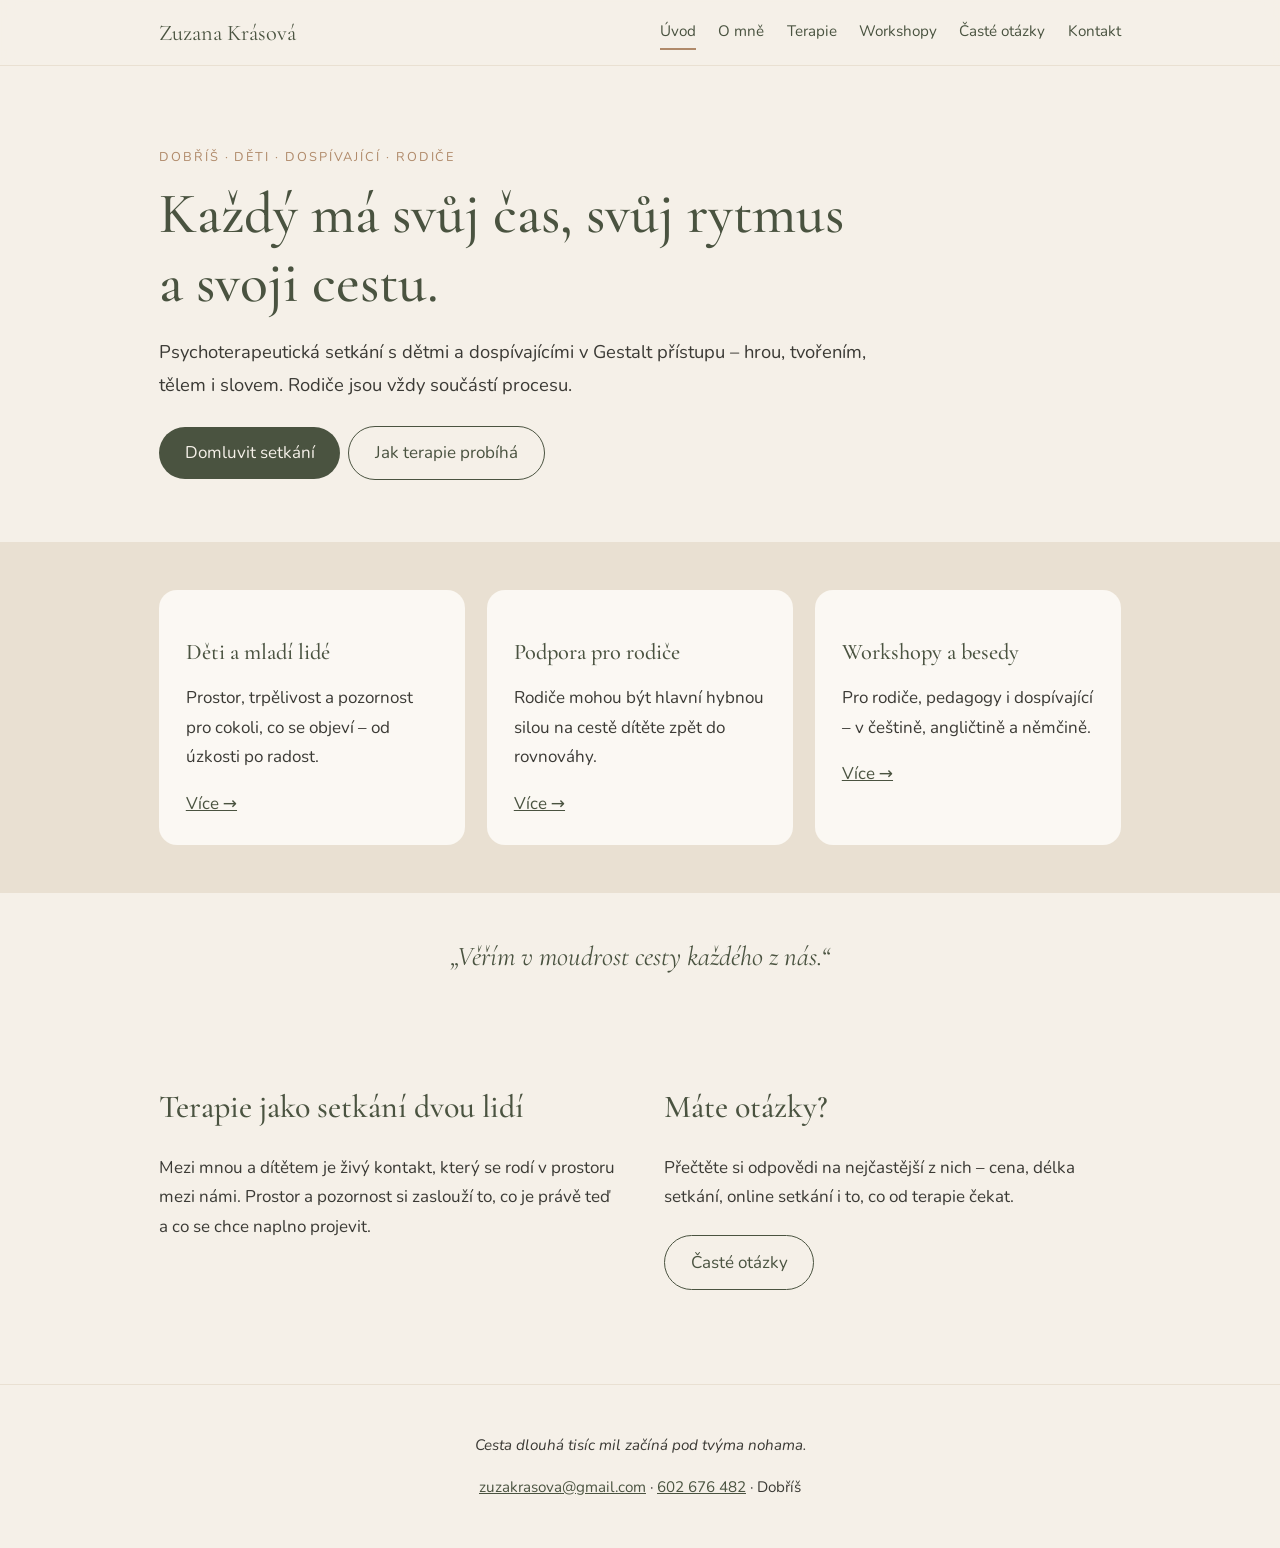
<file: index.html>
<!DOCTYPE html><html lang="cs"><head><meta charset="utf-8"><meta name="viewport" content="width=device-width,initial-scale=1"><title>Psychoterapie pro děti a dospívající | Zuzana Krásová</title><meta name="description" content="Psychoterapie pro děti a dospívající na Dobříši, podpora rodičů, workshopy."><link rel="preconnect" href="https://fonts.googleapis.com"><link href="https://fonts.googleapis.com/css2?family=Cormorant+Garamond:ital,wght@0,400;0,500;1,400&family=Nunito:wght@400;600&display=swap" rel="stylesheet"><style>:root{--bg:#f5f0e8;--sand:#e9e0d2;--sage:#8a9a7b;--olive:#4a5340;--clay:#b08a6a;--ink:#3b3a35;--card:#fbf8f3}
@media(prefers-color-scheme:dark){:root{--bg:#25271f;--sand:#30332a;--sage:#a3b293;--olive:#d9e0cc;--clay:#d1a982;--ink:#e9e4d8;--card:#2c2f26}}
*{box-sizing:border-box}html{scroll-behavior:smooth}
body{margin:0;background:var(--bg);color:var(--ink);font:17px/1.75 "Nunito",system-ui,sans-serif}
h1,h2,h3{font-family:"Cormorant Garamond",Georgia,serif;font-weight:500;color:var(--olive);line-height:1.2}
h1{font-size:clamp(2.2rem,6vw,3.6rem);margin:.2em 0}h2{font-size:2rem}h3{font-size:1.4rem;margin-bottom:.3em}
a{color:var(--olive)}img{max-width:100%}
header{position:sticky;top:0;z-index:5;background:color-mix(in srgb,var(--bg) 92%,transparent);backdrop-filter:blur(8px);border-bottom:1px solid var(--sand)}
nav{max-width:1000px;margin:auto;padding:.8rem 1.2rem;display:flex;flex-wrap:wrap;gap:.4rem 1.4rem;align-items:center}
nav .logo{font-family:"Cormorant Garamond",Georgia,serif;font-size:1.4rem;color:var(--olive);text-decoration:none;margin-right:auto}
nav a:not(.logo){text-decoration:none;font-size:.95rem;padding:.2rem 0;border-bottom:2px solid transparent}
nav a.on,nav a:not(.logo):hover{border-color:var(--clay)}
main{max-width:1000px;margin:auto;padding:0 1.2rem}
.hero{padding:5rem 0 3.5rem;max-width:720px}.hero p{font-size:1.15rem}
.eyebrow{letter-spacing:.15em;text-transform:uppercase;font-size:.8rem;color:var(--clay)}
.btn{display:inline-block;background:var(--olive);color:var(--bg);padding:.7rem 1.6rem;border-radius:99px;text-decoration:none;margin:.4rem .5rem .4rem 0}
.btn.alt{background:none;color:var(--olive);border:1px solid var(--olive)}
section{padding:2.5rem 0}.band{background:var(--sand);margin:0 calc(50% - 50vw);padding:3rem calc(50vw - 50%)}
.grid{display:grid;grid-template-columns:repeat(auto-fit,minmax(260px,1fr));gap:1.4rem}
.card{background:var(--card);border:1px solid var(--sand);border-radius:18px;padding:1.6rem}
.band .card{border-color:transparent}
.quote{font-family:"Cormorant Garamond",Georgia,serif;font-size:1.7rem;color:var(--olive);text-align:center;max-width:640px;margin:auto;font-style:italic}
.split{display:grid;grid-template-columns:1fr 1fr;gap:3rem;align-items:start}
@media(max-width:700px){.split{grid-template-columns:1fr}}
.tags{display:flex;flex-wrap:wrap;gap:.5rem;padding:0;list-style:none}
.tags li{background:var(--card);border:1px solid var(--sand);border-radius:99px;padding:.2rem .9rem;font-size:.95rem}
.band .tags li{border-color:var(--sage)}
details{background:var(--card);border:1px solid var(--sand);border-radius:14px;margin:.7rem 0;padding:.2rem 1.3rem}
summary{cursor:pointer;padding:.9rem 0;font-weight:600;color:var(--olive);list-style:none}
summary::after{content:"+";float:right;color:var(--clay);font-size:1.4rem}
details[open] summary::after{content:"–"}
.price{font-family:"Cormorant Garamond",Georgia,serif;font-size:2rem;color:var(--clay)}
ul.leaf{list-style:none;padding:0}ul.leaf li{padding-left:1.5rem;position:relative;margin:.5rem 0}
ul.leaf li::before{content:"❦";position:absolute;left:0;color:var(--sage)}
footer{border-top:1px solid var(--sand);margin-top:3rem;padding:2rem 1.2rem;text-align:center;font-size:.95rem}
.photo{aspect-ratio:4/5;background:linear-gradient(160deg,var(--sage),var(--sand));border-radius:200px 200px 18px 18px;display:grid;place-items:center;color:var(--bg);font-size:.9rem;padding:1rem;text-align:center}
</style></head><body><header><nav><a class="logo" href="index.html">Zuzana Krásová</a><a href="index.html" class=on>Úvod</a><a href="o-mne.html">O mně</a><a href="terapie.html">Terapie</a><a href="workshopy.html">Workshopy</a><a href="faq.html">Časté otázky</a><a href="kontakt.html">Kontakt</a></nav></header><main>
<div class="hero"><div class="eyebrow">Dobříš · děti · dospívající · rodiče</div><h1>Každý má svůj čas, svůj rytmus a svoji cestu.</h1>
<p>Psychoterapeutická setkání s dětmi a dospívajícími v Gestalt přístupu – hrou, tvořením, tělem i slovem. Rodiče jsou vždy součástí procesu.</p>
<a class="btn" href="kontakt.html">Domluvit setkání</a><a class="btn alt" href="terapie.html">Jak terapie probíhá</a></div>
<section class="band"><div class="grid">
<div class="card"><h3>Děti a mladí lidé</h3><p>Prostor, trpělivost a pozornost pro cokoli, co se objeví – od úzkosti po radost.</p><a href="terapie.html#deti">Více →</a></div>
<div class="card"><h3>Podpora pro rodiče</h3><p>Rodiče mohou být hlavní hybnou silou na cestě dítěte zpět do rovnováhy.</p><a href="terapie.html#rodice">Více →</a></div>
<div class="card"><h3>Workshopy a besedy</h3><p>Pro rodiče, pedagogy i dospívající – v češtině, angličtině a němčině.</p><a href="workshopy.html">Více →</a></div></div></section>
<section><p class="quote">„Věřím v moudrost cesty každého z nás.“</p></section>
<section class="split"><div><h2>Terapie jako setkání dvou lidí</h2><p>Mezi mnou a dítětem je živý kontakt, který se rodí v prostoru mezi námi. Prostor a pozornost si zaslouží to, co je právě teď a co se chce naplno projevit.</p></div>
<div><h2>Máte otázky?</h2><p>Přečtěte si odpovědi na nejčastější z nich – cena, délka setkání, online setkání i to, co od terapie čekat.</p><a class="btn alt" href="faq.html">Časté otázky</a></div></section></main><footer><p><em>Cesta dlouhá tisíc mil začíná pod tvýma nohama.</em></p><p><a href="mailto:zuzakrasova@gmail.com">zuzakrasova@gmail.com</a> · <a href="tel:+420602676482">602 676 482</a> · Dobříš</p></footer></body></html>
</file>
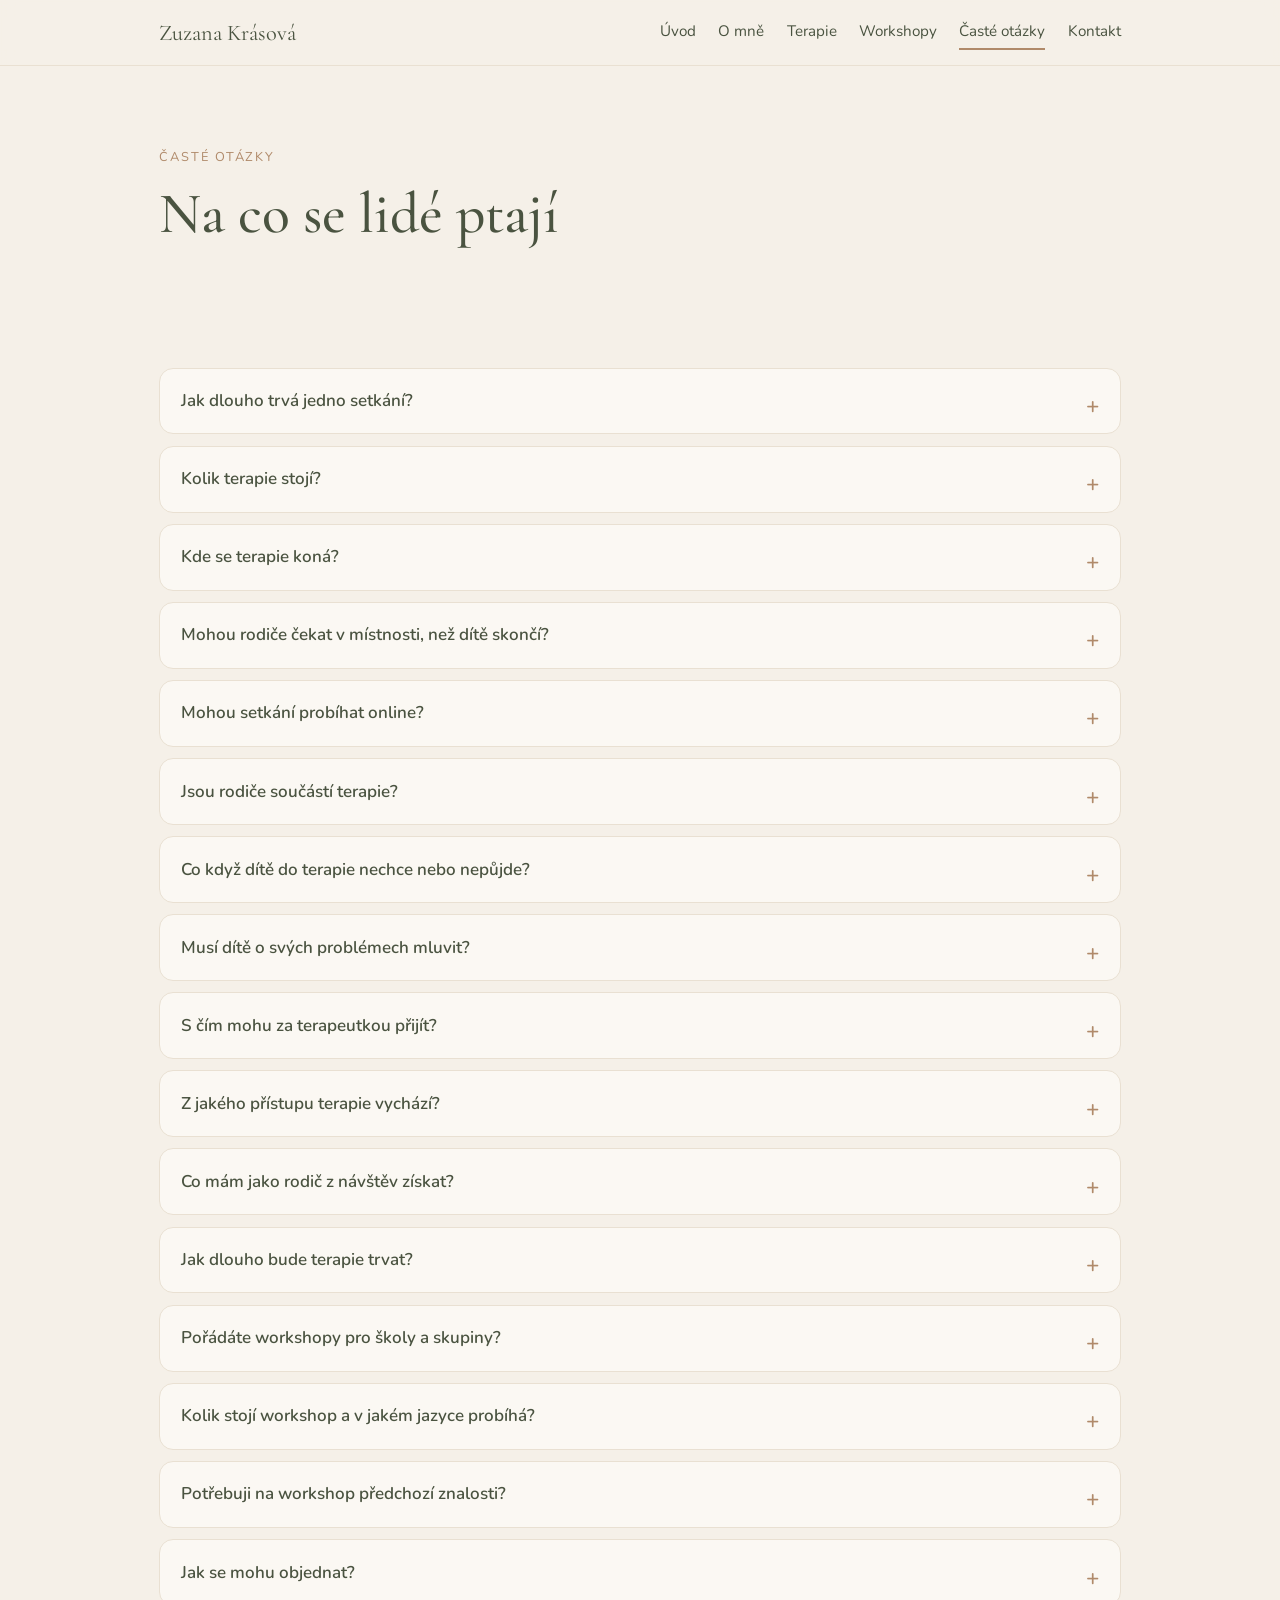
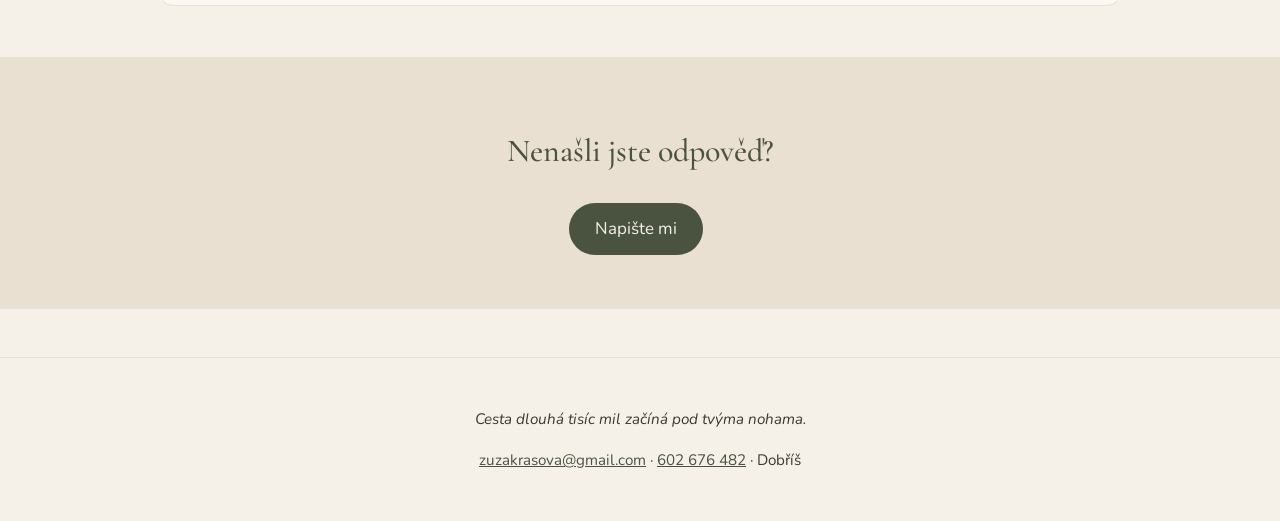
<file: faq.html>
<!DOCTYPE html><html lang="cs"><head><meta charset="utf-8"><meta name="viewport" content="width=device-width,initial-scale=1"><title>Časté otázky | Zuzana Krásová</title><meta name="description" content="Odpovědi na časté otázky o terapii a workshopech."><link rel="preconnect" href="https://fonts.googleapis.com"><link href="https://fonts.googleapis.com/css2?family=Cormorant+Garamond:ital,wght@0,400;0,500;1,400&family=Nunito:wght@400;600&display=swap" rel="stylesheet"><style>:root{--bg:#f5f0e8;--sand:#e9e0d2;--sage:#8a9a7b;--olive:#4a5340;--clay:#b08a6a;--ink:#3b3a35;--card:#fbf8f3}
@media(prefers-color-scheme:dark){:root{--bg:#25271f;--sand:#30332a;--sage:#a3b293;--olive:#d9e0cc;--clay:#d1a982;--ink:#e9e4d8;--card:#2c2f26}}
*{box-sizing:border-box}html{scroll-behavior:smooth}
body{margin:0;background:var(--bg);color:var(--ink);font:17px/1.75 "Nunito",system-ui,sans-serif}
h1,h2,h3{font-family:"Cormorant Garamond",Georgia,serif;font-weight:500;color:var(--olive);line-height:1.2}
h1{font-size:clamp(2.2rem,6vw,3.6rem);margin:.2em 0}h2{font-size:2rem}h3{font-size:1.4rem;margin-bottom:.3em}
a{color:var(--olive)}img{max-width:100%}
header{position:sticky;top:0;z-index:5;background:color-mix(in srgb,var(--bg) 92%,transparent);backdrop-filter:blur(8px);border-bottom:1px solid var(--sand)}
nav{max-width:1000px;margin:auto;padding:.8rem 1.2rem;display:flex;flex-wrap:wrap;gap:.4rem 1.4rem;align-items:center}
nav .logo{font-family:"Cormorant Garamond",Georgia,serif;font-size:1.4rem;color:var(--olive);text-decoration:none;margin-right:auto}
nav a:not(.logo){text-decoration:none;font-size:.95rem;padding:.2rem 0;border-bottom:2px solid transparent}
nav a.on,nav a:not(.logo):hover{border-color:var(--clay)}
main{max-width:1000px;margin:auto;padding:0 1.2rem}
.hero{padding:5rem 0 3.5rem;max-width:720px}.hero p{font-size:1.15rem}
.eyebrow{letter-spacing:.15em;text-transform:uppercase;font-size:.8rem;color:var(--clay)}
.btn{display:inline-block;background:var(--olive);color:var(--bg);padding:.7rem 1.6rem;border-radius:99px;text-decoration:none;margin:.4rem .5rem .4rem 0}
.btn.alt{background:none;color:var(--olive);border:1px solid var(--olive)}
section{padding:2.5rem 0}.band{background:var(--sand);margin:0 calc(50% - 50vw);padding:3rem calc(50vw - 50%)}
.grid{display:grid;grid-template-columns:repeat(auto-fit,minmax(260px,1fr));gap:1.4rem}
.card{background:var(--card);border:1px solid var(--sand);border-radius:18px;padding:1.6rem}
.band .card{border-color:transparent}
.quote{font-family:"Cormorant Garamond",Georgia,serif;font-size:1.7rem;color:var(--olive);text-align:center;max-width:640px;margin:auto;font-style:italic}
.split{display:grid;grid-template-columns:1fr 1fr;gap:3rem;align-items:start}
@media(max-width:700px){.split{grid-template-columns:1fr}}
.tags{display:flex;flex-wrap:wrap;gap:.5rem;padding:0;list-style:none}
.tags li{background:var(--card);border:1px solid var(--sand);border-radius:99px;padding:.2rem .9rem;font-size:.95rem}
.band .tags li{border-color:var(--sage)}
details{background:var(--card);border:1px solid var(--sand);border-radius:14px;margin:.7rem 0;padding:.2rem 1.3rem}
summary{cursor:pointer;padding:.9rem 0;font-weight:600;color:var(--olive);list-style:none}
summary::after{content:"+";float:right;color:var(--clay);font-size:1.4rem}
details[open] summary::after{content:"–"}
.price{font-family:"Cormorant Garamond",Georgia,serif;font-size:2rem;color:var(--clay)}
ul.leaf{list-style:none;padding:0}ul.leaf li{padding-left:1.5rem;position:relative;margin:.5rem 0}
ul.leaf li::before{content:"❦";position:absolute;left:0;color:var(--sage)}
footer{border-top:1px solid var(--sand);margin-top:3rem;padding:2rem 1.2rem;text-align:center;font-size:.95rem}
.photo{aspect-ratio:4/5;background:linear-gradient(160deg,var(--sage),var(--sand));border-radius:200px 200px 18px 18px;display:grid;place-items:center;color:var(--bg);font-size:.9rem;padding:1rem;text-align:center}
</style></head><body><header><nav><a class="logo" href="index.html">Zuzana Krásová</a><a href="index.html">Úvod</a><a href="o-mne.html">O mně</a><a href="terapie.html">Terapie</a><a href="workshopy.html">Workshopy</a><a href="faq.html" class=on>Časté otázky</a><a href="kontakt.html">Kontakt</a></nav></header><main><div class="hero"><div class="eyebrow">Časté otázky</div><h1>Na co se lidé ptají</h1></div><section><details><summary>Jak dlouho trvá jedno setkání?</summary><p>50 minut.</p></details><details><summary>Kolik terapie stojí?</summary><p>Jedno setkání stojí 1 500 Kč. Platit lze v hotovosti nebo na účet.</p></details><details><summary>Kde se terapie koná?</summary><p>Na Dobříši, v lokalitě Větrník. Centrum je odtud asi 5 minut autem.</p></details><details><summary>Mohou rodiče čekat v místnosti, než dítě skončí?</summary><p>Bohužel u mě není místnost, kde by rodiče mohli čekat. Okolí je ale u přírody a dá se tu hezky procházet, v blízkosti je restaurace Krmelec Vlaška.</p></details><details><summary>Mohou setkání probíhat online?</summary><p>Setkání s rodiči mohou výjimečně probíhat online.</p></details><details><summary>Jsou rodiče součástí terapie?</summary><p>Ano, vždy. Rodiče mohou být hlavní hybnou silou na cestě dítěte zpět do rovnováhy.</p></details><details><summary>Co když dítě do terapie nechce nebo nepůjde?</summary><p>Někdy se spolu dohodneme, že dítě do terapie nepůjde a budeme se potkávat jen s rodiči.</p></details><details><summary>Musí dítě o svých problémech mluvit?</summary><p>Ne. S některými dětmi hodně mluvíme, s jinými téměř vůbec. Používáme i kresbu, hru, hudbu, pohyb nebo práci s tělem.</p></details><details><summary>S čím mohu za terapeutkou přijít?</summary><p>Místo tu má cokoli: úzkosti, vztek, smutek, psychosomatické bolesti, stud, otupělost, ale i ticho, radost a legrace.</p></details><details><summary>Z jakého přístupu terapie vychází?</summary><p>Základy jsou v Gestaltu, který klade důraz na plné projevení toho, co je. Využívám i pískoviště a hliněné pole©.</p></details><details><summary>Co mám jako rodič z návštěv získat?</summary><p>Tipy, jak s dítětem mluvit, co změnit v jeho prostředí a jak přistupovat k sobě v náročných situacích, a také informace, které pomáhají porozumět tomu, co se děje.</p></details><details><summary>Jak dlouho bude terapie trvat?</summary><p>Každý má svůj čas, svůj rytmus a svoji cestu, proto to nejde předem říct. Délku si ujasníme společně.</p></details><details><summary>Pořádáte workshopy pro školy a skupiny?</summary><p>Ano, besedy a workshopy pro rodiče a učitele/lektory, u vás nebo u mě na Dobříši (pro skupiny do 6 lidí).</p></details><details><summary>Kolik stojí workshop a v jakém jazyce probíhá?</summary><p>2 200 – 3 000 Kč za hodinu a skupinu plus náklady na dopravu. Workshopy jsou možné v češtině, angličtině a němčině.</p></details><details><summary>Potřebuji na workshop předchozí znalosti?</summary><p>Ne. Na workshop o tvořivosti nepotřebujete výtvarné nadání ani znalosti psychologie, pracujeme v bezpečné a podporující atmosféře.</p></details><details><summary>Jak se mohu objednat?</summary><p>Napište na zuzakrasova@gmail.com nebo zavolejte na 602 676 482.</p></details></section><section class="band" style="text-align:center"><h2>Nenašli jste odpověď?</h2><a class="btn" href="kontakt.html">Napište mi</a></section></main><footer><p><em>Cesta dlouhá tisíc mil začíná pod tvýma nohama.</em></p><p><a href="mailto:zuzakrasova@gmail.com">zuzakrasova@gmail.com</a> · <a href="tel:+420602676482">602 676 482</a> · Dobříš</p></footer></body></html>
</file>
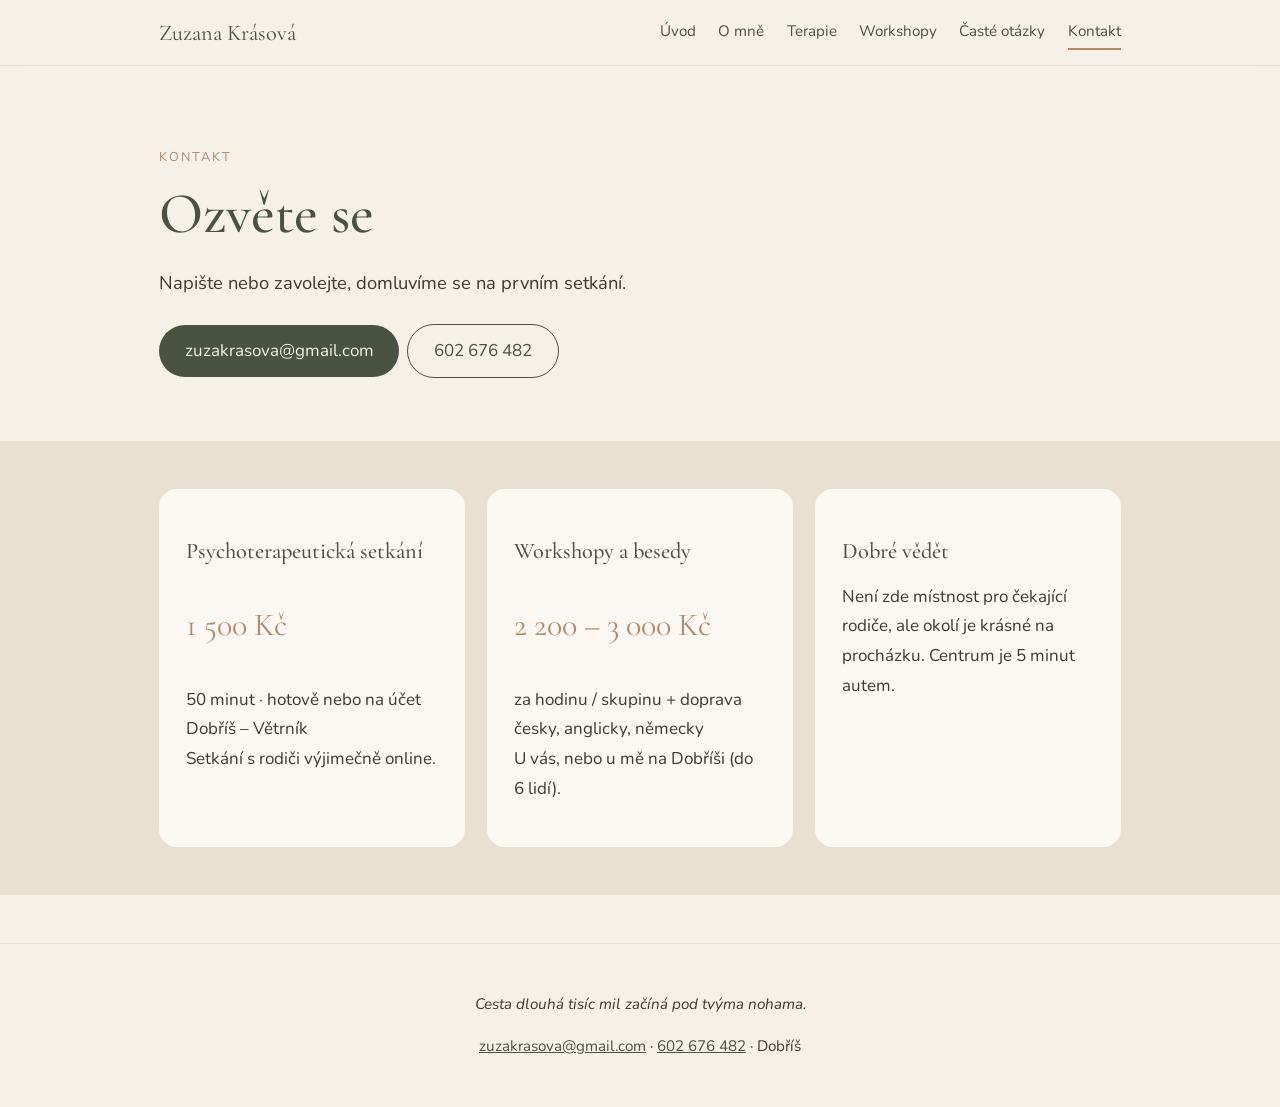
<file: kontakt.html>
<!DOCTYPE html><html lang="cs"><head><meta charset="utf-8"><meta name="viewport" content="width=device-width,initial-scale=1"><title>Kontakt | Zuzana Krásová</title><meta name="description" content="Kontakt a organizační informace."><link rel="preconnect" href="https://fonts.googleapis.com"><link href="https://fonts.googleapis.com/css2?family=Cormorant+Garamond:ital,wght@0,400;0,500;1,400&family=Nunito:wght@400;600&display=swap" rel="stylesheet"><style>:root{--bg:#f5f0e8;--sand:#e9e0d2;--sage:#8a9a7b;--olive:#4a5340;--clay:#b08a6a;--ink:#3b3a35;--card:#fbf8f3}
@media(prefers-color-scheme:dark){:root{--bg:#25271f;--sand:#30332a;--sage:#a3b293;--olive:#d9e0cc;--clay:#d1a982;--ink:#e9e4d8;--card:#2c2f26}}
*{box-sizing:border-box}html{scroll-behavior:smooth}
body{margin:0;background:var(--bg);color:var(--ink);font:17px/1.75 "Nunito",system-ui,sans-serif}
h1,h2,h3{font-family:"Cormorant Garamond",Georgia,serif;font-weight:500;color:var(--olive);line-height:1.2}
h1{font-size:clamp(2.2rem,6vw,3.6rem);margin:.2em 0}h2{font-size:2rem}h3{font-size:1.4rem;margin-bottom:.3em}
a{color:var(--olive)}img{max-width:100%}
header{position:sticky;top:0;z-index:5;background:color-mix(in srgb,var(--bg) 92%,transparent);backdrop-filter:blur(8px);border-bottom:1px solid var(--sand)}
nav{max-width:1000px;margin:auto;padding:.8rem 1.2rem;display:flex;flex-wrap:wrap;gap:.4rem 1.4rem;align-items:center}
nav .logo{font-family:"Cormorant Garamond",Georgia,serif;font-size:1.4rem;color:var(--olive);text-decoration:none;margin-right:auto}
nav a:not(.logo){text-decoration:none;font-size:.95rem;padding:.2rem 0;border-bottom:2px solid transparent}
nav a.on,nav a:not(.logo):hover{border-color:var(--clay)}
main{max-width:1000px;margin:auto;padding:0 1.2rem}
.hero{padding:5rem 0 3.5rem;max-width:720px}.hero p{font-size:1.15rem}
.eyebrow{letter-spacing:.15em;text-transform:uppercase;font-size:.8rem;color:var(--clay)}
.btn{display:inline-block;background:var(--olive);color:var(--bg);padding:.7rem 1.6rem;border-radius:99px;text-decoration:none;margin:.4rem .5rem .4rem 0}
.btn.alt{background:none;color:var(--olive);border:1px solid var(--olive)}
section{padding:2.5rem 0}.band{background:var(--sand);margin:0 calc(50% - 50vw);padding:3rem calc(50vw - 50%)}
.grid{display:grid;grid-template-columns:repeat(auto-fit,minmax(260px,1fr));gap:1.4rem}
.card{background:var(--card);border:1px solid var(--sand);border-radius:18px;padding:1.6rem}
.band .card{border-color:transparent}
.quote{font-family:"Cormorant Garamond",Georgia,serif;font-size:1.7rem;color:var(--olive);text-align:center;max-width:640px;margin:auto;font-style:italic}
.split{display:grid;grid-template-columns:1fr 1fr;gap:3rem;align-items:start}
@media(max-width:700px){.split{grid-template-columns:1fr}}
.tags{display:flex;flex-wrap:wrap;gap:.5rem;padding:0;list-style:none}
.tags li{background:var(--card);border:1px solid var(--sand);border-radius:99px;padding:.2rem .9rem;font-size:.95rem}
.band .tags li{border-color:var(--sage)}
details{background:var(--card);border:1px solid var(--sand);border-radius:14px;margin:.7rem 0;padding:.2rem 1.3rem}
summary{cursor:pointer;padding:.9rem 0;font-weight:600;color:var(--olive);list-style:none}
summary::after{content:"+";float:right;color:var(--clay);font-size:1.4rem}
details[open] summary::after{content:"–"}
.price{font-family:"Cormorant Garamond",Georgia,serif;font-size:2rem;color:var(--clay)}
ul.leaf{list-style:none;padding:0}ul.leaf li{padding-left:1.5rem;position:relative;margin:.5rem 0}
ul.leaf li::before{content:"❦";position:absolute;left:0;color:var(--sage)}
footer{border-top:1px solid var(--sand);margin-top:3rem;padding:2rem 1.2rem;text-align:center;font-size:.95rem}
.photo{aspect-ratio:4/5;background:linear-gradient(160deg,var(--sage),var(--sand));border-radius:200px 200px 18px 18px;display:grid;place-items:center;color:var(--bg);font-size:.9rem;padding:1rem;text-align:center}
</style></head><body><header><nav><a class="logo" href="index.html">Zuzana Krásová</a><a href="index.html">Úvod</a><a href="o-mne.html">O mně</a><a href="terapie.html">Terapie</a><a href="workshopy.html">Workshopy</a><a href="faq.html">Časté otázky</a><a href="kontakt.html" class=on>Kontakt</a></nav></header><main>
<div class="hero"><div class="eyebrow">Kontakt</div><h1>Ozvěte se</h1><p>Napište nebo zavolejte, domluvíme se na prvním setkání.</p>
<a class="btn" href="mailto:zuzakrasova@gmail.com">zuzakrasova@gmail.com</a><a class="btn alt" href="tel:+420602676482">602 676 482</a></div>
<section class="band"><div class="grid">
<div class="card"><h3>Psychoterapeutická setkání</h3><p class="price">1 500 Kč</p><p>50 minut · hotově nebo na účet<br>Dobříš – Větrník<br>Setkání s rodiči výjimečně online.</p></div>
<div class="card"><h3>Workshopy a besedy</h3><p class="price">2 200 – 3 000 Kč</p><p>za hodinu / skupinu + doprava<br>česky, anglicky, německy<br>U vás, nebo u mě na Dobříši (do 6 lidí).</p></div>
<div class="card"><h3>Dobré vědět</h3><p>Není zde místnost pro čekající rodiče, ale okolí je krásné na procházku. Centrum je 5 minut autem.</p></div></div></section></main><footer><p><em>Cesta dlouhá tisíc mil začíná pod tvýma nohama.</em></p><p><a href="mailto:zuzakrasova@gmail.com">zuzakrasova@gmail.com</a> · <a href="tel:+420602676482">602 676 482</a> · Dobříš</p></footer></body></html>
</file>
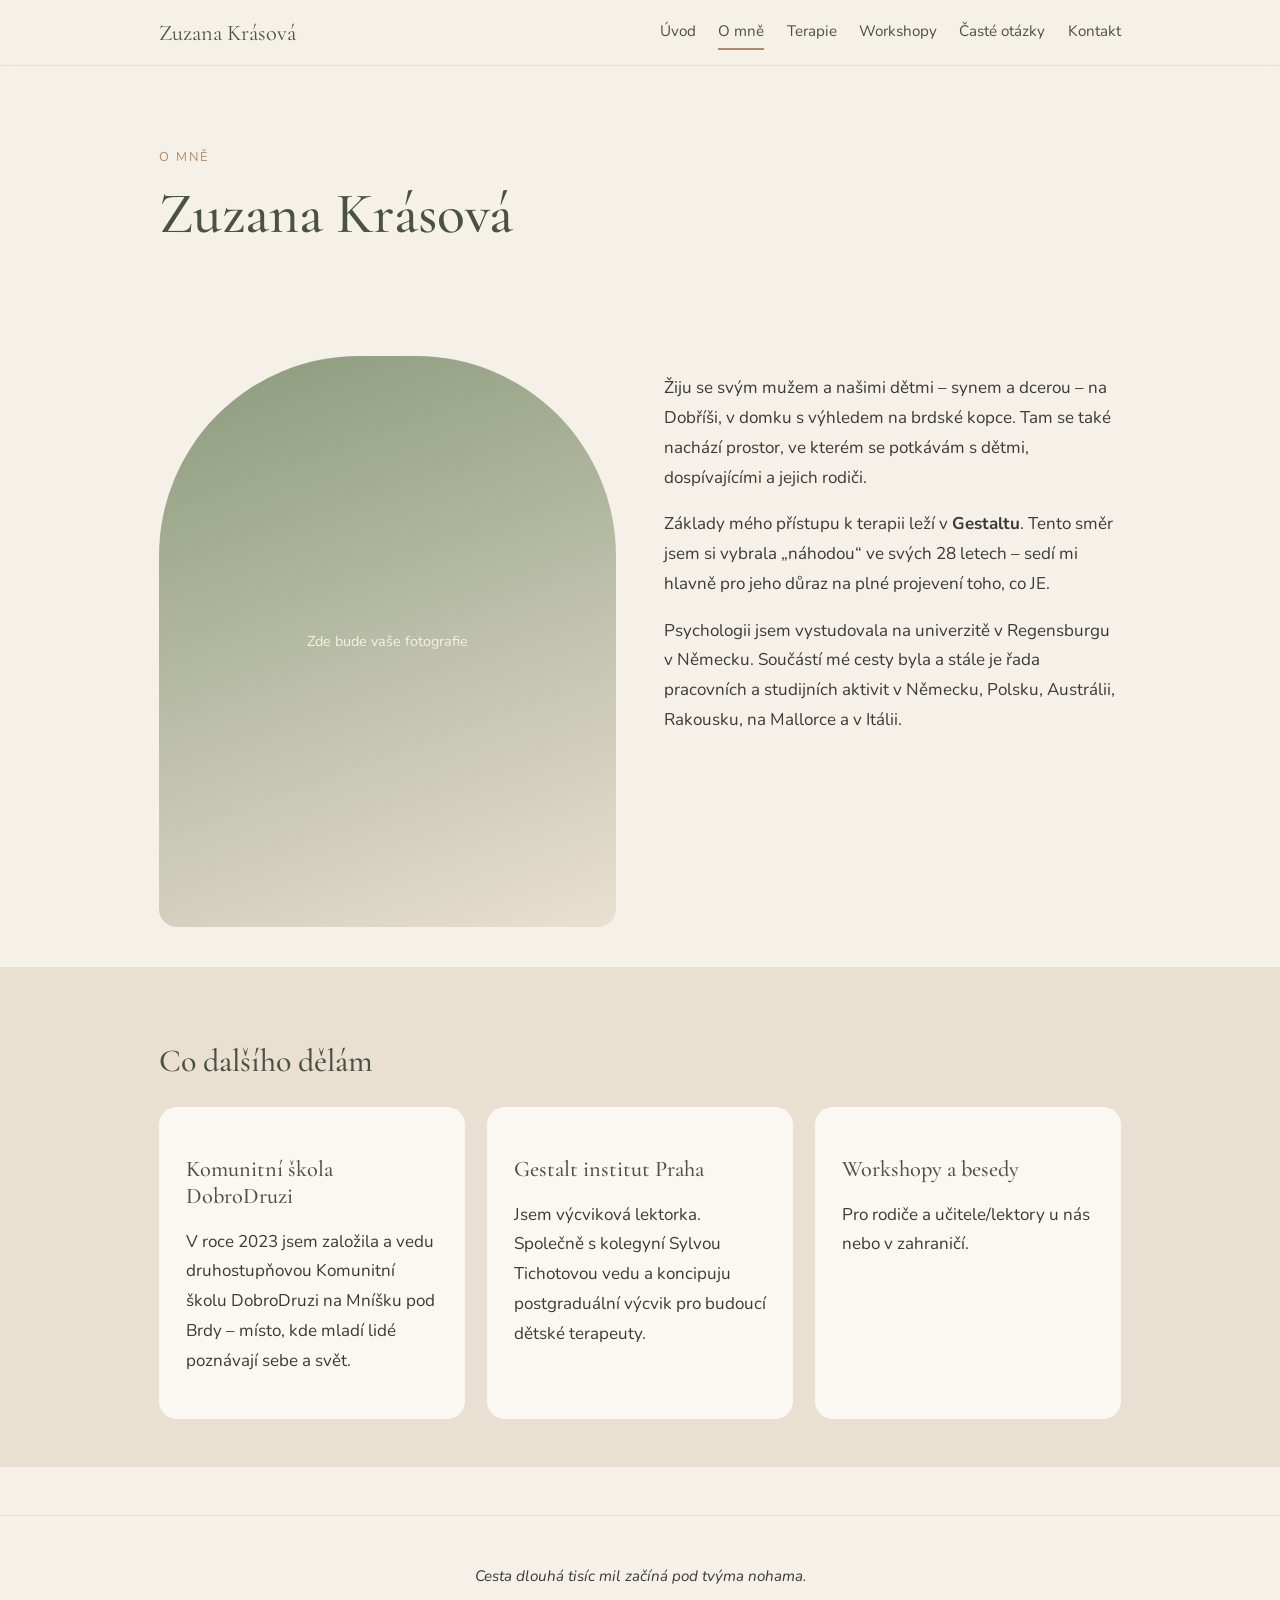
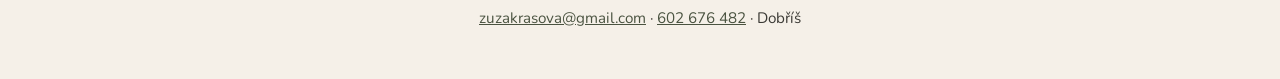
<file: o-mne.html>
<!DOCTYPE html><html lang="cs"><head><meta charset="utf-8"><meta name="viewport" content="width=device-width,initial-scale=1"><title>O mně | Zuzana Krásová</title><meta name="description" content="Zuzana Krásová – psycholožka a gestalt terapeutka z Dobříše."><link rel="preconnect" href="https://fonts.googleapis.com"><link href="https://fonts.googleapis.com/css2?family=Cormorant+Garamond:ital,wght@0,400;0,500;1,400&family=Nunito:wght@400;600&display=swap" rel="stylesheet"><style>:root{--bg:#f5f0e8;--sand:#e9e0d2;--sage:#8a9a7b;--olive:#4a5340;--clay:#b08a6a;--ink:#3b3a35;--card:#fbf8f3}
@media(prefers-color-scheme:dark){:root{--bg:#25271f;--sand:#30332a;--sage:#a3b293;--olive:#d9e0cc;--clay:#d1a982;--ink:#e9e4d8;--card:#2c2f26}}
*{box-sizing:border-box}html{scroll-behavior:smooth}
body{margin:0;background:var(--bg);color:var(--ink);font:17px/1.75 "Nunito",system-ui,sans-serif}
h1,h2,h3{font-family:"Cormorant Garamond",Georgia,serif;font-weight:500;color:var(--olive);line-height:1.2}
h1{font-size:clamp(2.2rem,6vw,3.6rem);margin:.2em 0}h2{font-size:2rem}h3{font-size:1.4rem;margin-bottom:.3em}
a{color:var(--olive)}img{max-width:100%}
header{position:sticky;top:0;z-index:5;background:color-mix(in srgb,var(--bg) 92%,transparent);backdrop-filter:blur(8px);border-bottom:1px solid var(--sand)}
nav{max-width:1000px;margin:auto;padding:.8rem 1.2rem;display:flex;flex-wrap:wrap;gap:.4rem 1.4rem;align-items:center}
nav .logo{font-family:"Cormorant Garamond",Georgia,serif;font-size:1.4rem;color:var(--olive);text-decoration:none;margin-right:auto}
nav a:not(.logo){text-decoration:none;font-size:.95rem;padding:.2rem 0;border-bottom:2px solid transparent}
nav a.on,nav a:not(.logo):hover{border-color:var(--clay)}
main{max-width:1000px;margin:auto;padding:0 1.2rem}
.hero{padding:5rem 0 3.5rem;max-width:720px}.hero p{font-size:1.15rem}
.eyebrow{letter-spacing:.15em;text-transform:uppercase;font-size:.8rem;color:var(--clay)}
.btn{display:inline-block;background:var(--olive);color:var(--bg);padding:.7rem 1.6rem;border-radius:99px;text-decoration:none;margin:.4rem .5rem .4rem 0}
.btn.alt{background:none;color:var(--olive);border:1px solid var(--olive)}
section{padding:2.5rem 0}.band{background:var(--sand);margin:0 calc(50% - 50vw);padding:3rem calc(50vw - 50%)}
.grid{display:grid;grid-template-columns:repeat(auto-fit,minmax(260px,1fr));gap:1.4rem}
.card{background:var(--card);border:1px solid var(--sand);border-radius:18px;padding:1.6rem}
.band .card{border-color:transparent}
.quote{font-family:"Cormorant Garamond",Georgia,serif;font-size:1.7rem;color:var(--olive);text-align:center;max-width:640px;margin:auto;font-style:italic}
.split{display:grid;grid-template-columns:1fr 1fr;gap:3rem;align-items:start}
@media(max-width:700px){.split{grid-template-columns:1fr}}
.tags{display:flex;flex-wrap:wrap;gap:.5rem;padding:0;list-style:none}
.tags li{background:var(--card);border:1px solid var(--sand);border-radius:99px;padding:.2rem .9rem;font-size:.95rem}
.band .tags li{border-color:var(--sage)}
details{background:var(--card);border:1px solid var(--sand);border-radius:14px;margin:.7rem 0;padding:.2rem 1.3rem}
summary{cursor:pointer;padding:.9rem 0;font-weight:600;color:var(--olive);list-style:none}
summary::after{content:"+";float:right;color:var(--clay);font-size:1.4rem}
details[open] summary::after{content:"–"}
.price{font-family:"Cormorant Garamond",Georgia,serif;font-size:2rem;color:var(--clay)}
ul.leaf{list-style:none;padding:0}ul.leaf li{padding-left:1.5rem;position:relative;margin:.5rem 0}
ul.leaf li::before{content:"❦";position:absolute;left:0;color:var(--sage)}
footer{border-top:1px solid var(--sand);margin-top:3rem;padding:2rem 1.2rem;text-align:center;font-size:.95rem}
.photo{aspect-ratio:4/5;background:linear-gradient(160deg,var(--sage),var(--sand));border-radius:200px 200px 18px 18px;display:grid;place-items:center;color:var(--bg);font-size:.9rem;padding:1rem;text-align:center}
</style></head><body><header><nav><a class="logo" href="index.html">Zuzana Krásová</a><a href="index.html">Úvod</a><a href="o-mne.html" class=on>O mně</a><a href="terapie.html">Terapie</a><a href="workshopy.html">Workshopy</a><a href="faq.html">Časté otázky</a><a href="kontakt.html">Kontakt</a></nav></header><main>
<div class="hero"><div class="eyebrow">O mně</div><h1>Zuzana Krásová</h1></div>
<section class="split"><div class="photo">Zde bude vaše fotografie</div><div>
<p>Žiju se svým mužem a našimi dětmi – synem a dcerou – na Dobříši, v domku s výhledem na brdské kopce. Tam se také nachází prostor, ve kterém se potkávám s dětmi, dospívajícími a jejich rodiči.</p>
<p>Základy mého přístupu k terapii leží v <strong>Gestaltu</strong>. Tento směr jsem si vybrala „náhodou“ ve svých 28 letech – sedí mi hlavně pro jeho důraz na plné projevení toho, co JE.</p>
<p>Psychologii jsem vystudovala na univerzitě v Regensburgu v Německu. Součástí mé cesty byla a stále je řada pracovních a studijních aktivit v Německu, Polsku, Austrálii, Rakousku, na Mallorce a v Itálii.</p></div></section>
<section class="band"><h2>Co dalšího dělám</h2><div class="grid">
<div class="card"><h3>Komunitní škola DobroDruzi</h3><p>V roce 2023 jsem založila a vedu druhostupňovou Komunitní školu DobroDruzi na Mníšku pod Brdy – místo, kde mladí lidé poznávají sebe a svět.</p></div>
<div class="card"><h3>Gestalt institut Praha</h3><p>Jsem výcviková lektorka. Společně s kolegyní Sylvou Tichotovou vedu a koncipuju postgraduální výcvik pro budoucí dětské terapeuty.</p></div>
<div class="card"><h3>Workshopy a besedy</h3><p>Pro rodiče a učitele/lektory u nás nebo v zahraničí.</p></div></div></section></main><footer><p><em>Cesta dlouhá tisíc mil začíná pod tvýma nohama.</em></p><p><a href="mailto:zuzakrasova@gmail.com">zuzakrasova@gmail.com</a> · <a href="tel:+420602676482">602 676 482</a> · Dobříš</p></footer></body></html>
</file>
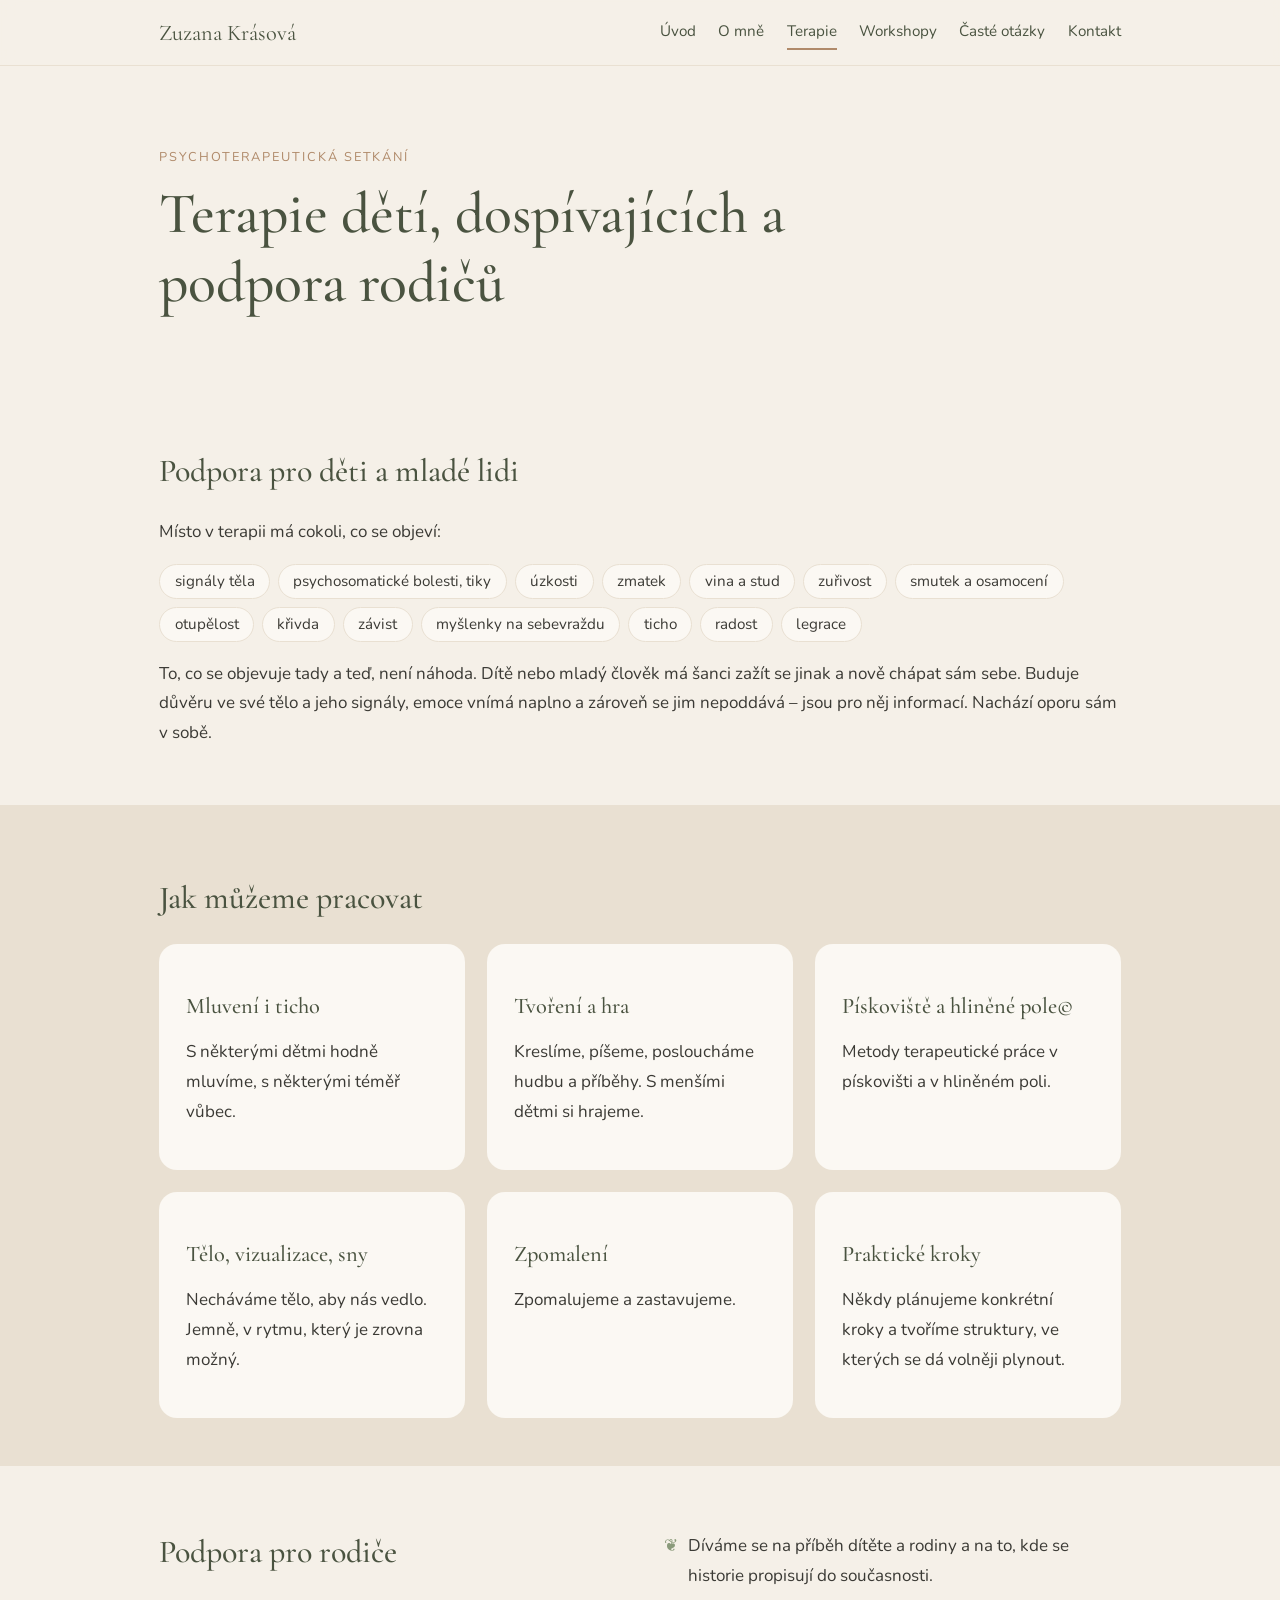
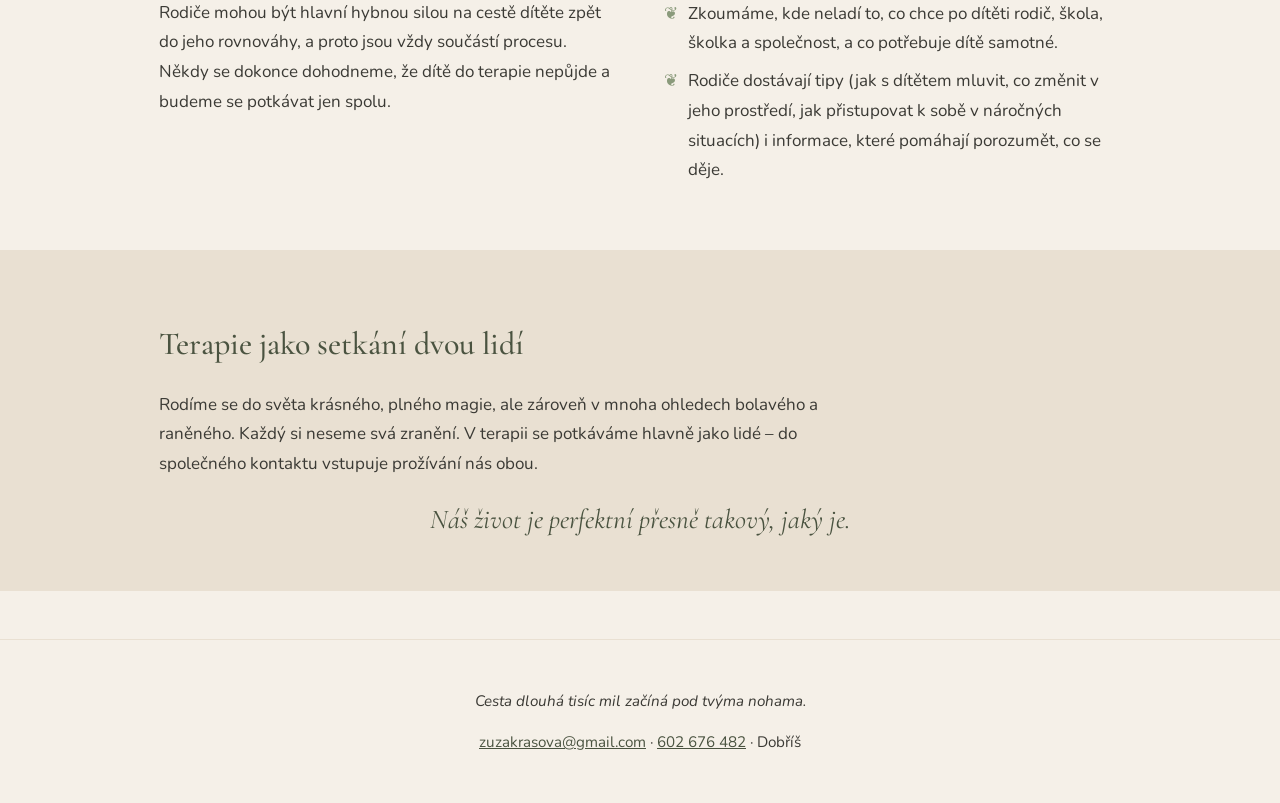
<file: terapie.html>
<!DOCTYPE html><html lang="cs"><head><meta charset="utf-8"><meta name="viewport" content="width=device-width,initial-scale=1"><title>Terapie | Zuzana Krásová</title><meta name="description" content="Jak probíhá psychoterapie dětí a dospívajících a podpora rodičů."><link rel="preconnect" href="https://fonts.googleapis.com"><link href="https://fonts.googleapis.com/css2?family=Cormorant+Garamond:ital,wght@0,400;0,500;1,400&family=Nunito:wght@400;600&display=swap" rel="stylesheet"><style>:root{--bg:#f5f0e8;--sand:#e9e0d2;--sage:#8a9a7b;--olive:#4a5340;--clay:#b08a6a;--ink:#3b3a35;--card:#fbf8f3}
@media(prefers-color-scheme:dark){:root{--bg:#25271f;--sand:#30332a;--sage:#a3b293;--olive:#d9e0cc;--clay:#d1a982;--ink:#e9e4d8;--card:#2c2f26}}
*{box-sizing:border-box}html{scroll-behavior:smooth}
body{margin:0;background:var(--bg);color:var(--ink);font:17px/1.75 "Nunito",system-ui,sans-serif}
h1,h2,h3{font-family:"Cormorant Garamond",Georgia,serif;font-weight:500;color:var(--olive);line-height:1.2}
h1{font-size:clamp(2.2rem,6vw,3.6rem);margin:.2em 0}h2{font-size:2rem}h3{font-size:1.4rem;margin-bottom:.3em}
a{color:var(--olive)}img{max-width:100%}
header{position:sticky;top:0;z-index:5;background:color-mix(in srgb,var(--bg) 92%,transparent);backdrop-filter:blur(8px);border-bottom:1px solid var(--sand)}
nav{max-width:1000px;margin:auto;padding:.8rem 1.2rem;display:flex;flex-wrap:wrap;gap:.4rem 1.4rem;align-items:center}
nav .logo{font-family:"Cormorant Garamond",Georgia,serif;font-size:1.4rem;color:var(--olive);text-decoration:none;margin-right:auto}
nav a:not(.logo){text-decoration:none;font-size:.95rem;padding:.2rem 0;border-bottom:2px solid transparent}
nav a.on,nav a:not(.logo):hover{border-color:var(--clay)}
main{max-width:1000px;margin:auto;padding:0 1.2rem}
.hero{padding:5rem 0 3.5rem;max-width:720px}.hero p{font-size:1.15rem}
.eyebrow{letter-spacing:.15em;text-transform:uppercase;font-size:.8rem;color:var(--clay)}
.btn{display:inline-block;background:var(--olive);color:var(--bg);padding:.7rem 1.6rem;border-radius:99px;text-decoration:none;margin:.4rem .5rem .4rem 0}
.btn.alt{background:none;color:var(--olive);border:1px solid var(--olive)}
section{padding:2.5rem 0}.band{background:var(--sand);margin:0 calc(50% - 50vw);padding:3rem calc(50vw - 50%)}
.grid{display:grid;grid-template-columns:repeat(auto-fit,minmax(260px,1fr));gap:1.4rem}
.card{background:var(--card);border:1px solid var(--sand);border-radius:18px;padding:1.6rem}
.band .card{border-color:transparent}
.quote{font-family:"Cormorant Garamond",Georgia,serif;font-size:1.7rem;color:var(--olive);text-align:center;max-width:640px;margin:auto;font-style:italic}
.split{display:grid;grid-template-columns:1fr 1fr;gap:3rem;align-items:start}
@media(max-width:700px){.split{grid-template-columns:1fr}}
.tags{display:flex;flex-wrap:wrap;gap:.5rem;padding:0;list-style:none}
.tags li{background:var(--card);border:1px solid var(--sand);border-radius:99px;padding:.2rem .9rem;font-size:.95rem}
.band .tags li{border-color:var(--sage)}
details{background:var(--card);border:1px solid var(--sand);border-radius:14px;margin:.7rem 0;padding:.2rem 1.3rem}
summary{cursor:pointer;padding:.9rem 0;font-weight:600;color:var(--olive);list-style:none}
summary::after{content:"+";float:right;color:var(--clay);font-size:1.4rem}
details[open] summary::after{content:"–"}
.price{font-family:"Cormorant Garamond",Georgia,serif;font-size:2rem;color:var(--clay)}
ul.leaf{list-style:none;padding:0}ul.leaf li{padding-left:1.5rem;position:relative;margin:.5rem 0}
ul.leaf li::before{content:"❦";position:absolute;left:0;color:var(--sage)}
footer{border-top:1px solid var(--sand);margin-top:3rem;padding:2rem 1.2rem;text-align:center;font-size:.95rem}
.photo{aspect-ratio:4/5;background:linear-gradient(160deg,var(--sage),var(--sand));border-radius:200px 200px 18px 18px;display:grid;place-items:center;color:var(--bg);font-size:.9rem;padding:1rem;text-align:center}
</style></head><body><header><nav><a class="logo" href="index.html">Zuzana Krásová</a><a href="index.html">Úvod</a><a href="o-mne.html">O mně</a><a href="terapie.html" class=on>Terapie</a><a href="workshopy.html">Workshopy</a><a href="faq.html">Časté otázky</a><a href="kontakt.html">Kontakt</a></nav></header><main>
<div class="hero"><div class="eyebrow">Psychoterapeutická setkání</div><h1>Terapie dětí, dospívajících a podpora rodičů</h1></div>
<section id="deti"><h2>Podpora pro děti a mladé lidi</h2><p>Místo v terapii má cokoli, co se objeví:</p>
<ul class="tags"><li>signály těla</li><li>psychosomatické bolesti, tiky</li><li>úzkosti</li><li>zmatek</li><li>vina a stud</li><li>zuřivost</li><li>smutek a osamocení</li><li>otupělost</li><li>křivda</li><li>závist</li><li>myšlenky na sebevraždu</li><li>ticho</li><li>radost</li><li>legrace</li></ul>
<p>To, co se objevuje tady a teď, není náhoda. Dítě nebo mladý člověk má šanci zažít se jinak a nově chápat sám sebe. Buduje důvěru ve své tělo a jeho signály, emoce vnímá naplno a zároveň se jim nepoddává – jsou pro něj informací. Nachází oporu sám v sobě.</p></section>
<section class="band"><h2>Jak můžeme pracovat</h2><div class="grid">
<div class="card"><h3>Mluvení i ticho</h3><p>S některými dětmi hodně mluvíme, s některými téměř vůbec.</p></div>
<div class="card"><h3>Tvoření a hra</h3><p>Kreslíme, píšeme, posloucháme hudbu a příběhy. S menšími dětmi si hrajeme.</p></div>
<div class="card"><h3>Pískoviště a hliněné pole©</h3><p>Metody terapeutické práce v pískovišti a v hliněném poli.</p></div>
<div class="card"><h3>Tělo, vizualizace, sny</h3><p>Necháváme tělo, aby nás vedlo. Jemně, v rytmu, který je zrovna možný.</p></div>
<div class="card"><h3>Zpomalení</h3><p>Zpomalujeme a zastavujeme.</p></div>
<div class="card"><h3>Praktické kroky</h3><p>Někdy plánujeme konkrétní kroky a tvoříme struktury, ve kterých se dá volněji plynout.</p></div></div></section>
<section id="rodice" class="split"><div><h2>Podpora pro rodiče</h2><p>Rodiče mohou být hlavní hybnou silou na cestě dítěte zpět do jeho rovnováhy, a proto jsou vždy součástí procesu. Někdy se dokonce dohodneme, že dítě do terapie nepůjde a budeme se potkávat jen spolu.</p></div>
<ul class="leaf"><li>Díváme se na příběh dítěte a rodiny a na to, kde se historie propisují do současnosti.</li><li>Zkoumáme, kde neladí to, co chce po dítěti rodič, škola, školka a společnost, a co potřebuje dítě samotné.</li><li>Rodiče dostávají tipy (jak s dítětem mluvit, co změnit v jeho prostředí, jak přistupovat k sobě v náročných situacích) i informace, které pomáhají porozumět, co se děje.</li></ul></section>
<section class="band"><h2>Terapie jako setkání dvou lidí</h2><p style="max-width:700px">Rodíme se do světa krásného, plného magie, ale zároveň v mnoha ohledech bolavého a raněného. Každý si neseme svá zranění. V terapii se potkáváme hlavně jako lidé – do společného kontaktu vstupuje prožívání nás obou.</p><p class="quote">Náš život je perfektní přesně takový, jaký je.</p></section></main><footer><p><em>Cesta dlouhá tisíc mil začíná pod tvýma nohama.</em></p><p><a href="mailto:zuzakrasova@gmail.com">zuzakrasova@gmail.com</a> · <a href="tel:+420602676482">602 676 482</a> · Dobříš</p></footer></body></html>
</file>
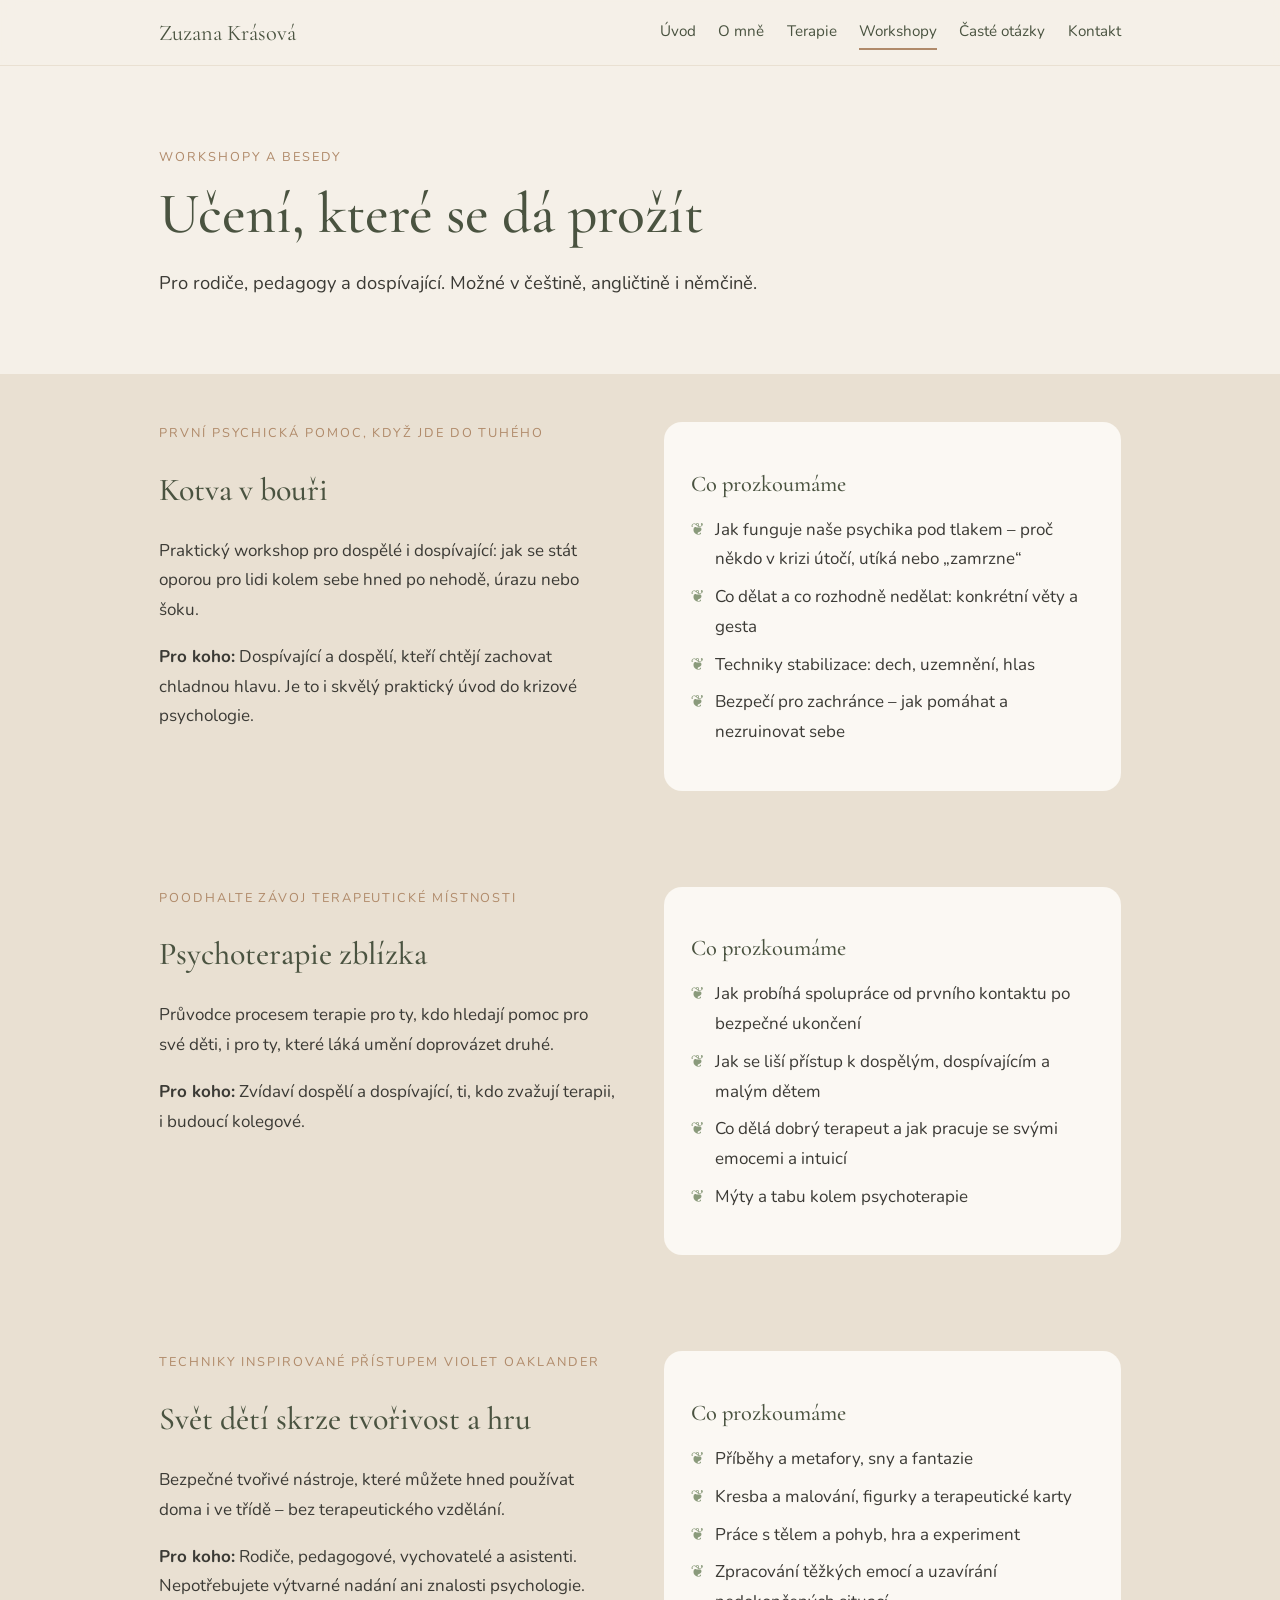
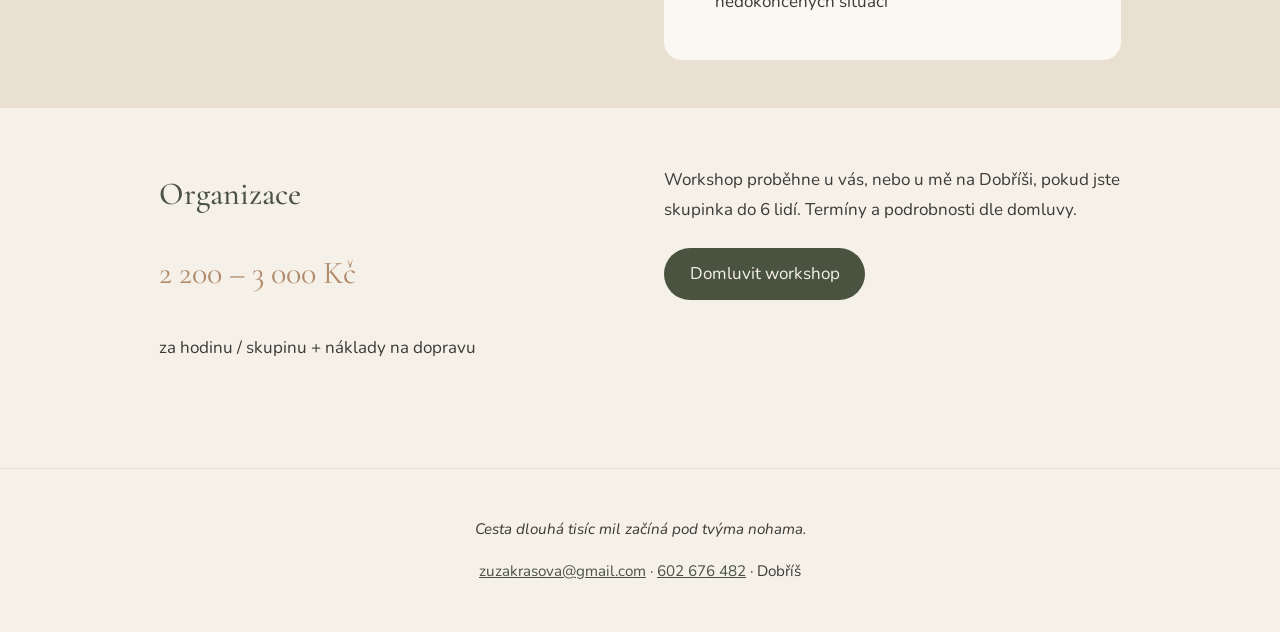
<file: workshopy.html>
<!DOCTYPE html><html lang="cs"><head><meta charset="utf-8"><meta name="viewport" content="width=device-width,initial-scale=1"><title>Workshopy | Zuzana Krásová</title><meta name="description" content="Workshopy pro rodiče, pedagogy a dospívající."><link rel="preconnect" href="https://fonts.googleapis.com"><link href="https://fonts.googleapis.com/css2?family=Cormorant+Garamond:ital,wght@0,400;0,500;1,400&family=Nunito:wght@400;600&display=swap" rel="stylesheet"><style>:root{--bg:#f5f0e8;--sand:#e9e0d2;--sage:#8a9a7b;--olive:#4a5340;--clay:#b08a6a;--ink:#3b3a35;--card:#fbf8f3}
@media(prefers-color-scheme:dark){:root{--bg:#25271f;--sand:#30332a;--sage:#a3b293;--olive:#d9e0cc;--clay:#d1a982;--ink:#e9e4d8;--card:#2c2f26}}
*{box-sizing:border-box}html{scroll-behavior:smooth}
body{margin:0;background:var(--bg);color:var(--ink);font:17px/1.75 "Nunito",system-ui,sans-serif}
h1,h2,h3{font-family:"Cormorant Garamond",Georgia,serif;font-weight:500;color:var(--olive);line-height:1.2}
h1{font-size:clamp(2.2rem,6vw,3.6rem);margin:.2em 0}h2{font-size:2rem}h3{font-size:1.4rem;margin-bottom:.3em}
a{color:var(--olive)}img{max-width:100%}
header{position:sticky;top:0;z-index:5;background:color-mix(in srgb,var(--bg) 92%,transparent);backdrop-filter:blur(8px);border-bottom:1px solid var(--sand)}
nav{max-width:1000px;margin:auto;padding:.8rem 1.2rem;display:flex;flex-wrap:wrap;gap:.4rem 1.4rem;align-items:center}
nav .logo{font-family:"Cormorant Garamond",Georgia,serif;font-size:1.4rem;color:var(--olive);text-decoration:none;margin-right:auto}
nav a:not(.logo){text-decoration:none;font-size:.95rem;padding:.2rem 0;border-bottom:2px solid transparent}
nav a.on,nav a:not(.logo):hover{border-color:var(--clay)}
main{max-width:1000px;margin:auto;padding:0 1.2rem}
.hero{padding:5rem 0 3.5rem;max-width:720px}.hero p{font-size:1.15rem}
.eyebrow{letter-spacing:.15em;text-transform:uppercase;font-size:.8rem;color:var(--clay)}
.btn{display:inline-block;background:var(--olive);color:var(--bg);padding:.7rem 1.6rem;border-radius:99px;text-decoration:none;margin:.4rem .5rem .4rem 0}
.btn.alt{background:none;color:var(--olive);border:1px solid var(--olive)}
section{padding:2.5rem 0}.band{background:var(--sand);margin:0 calc(50% - 50vw);padding:3rem calc(50vw - 50%)}
.grid{display:grid;grid-template-columns:repeat(auto-fit,minmax(260px,1fr));gap:1.4rem}
.card{background:var(--card);border:1px solid var(--sand);border-radius:18px;padding:1.6rem}
.band .card{border-color:transparent}
.quote{font-family:"Cormorant Garamond",Georgia,serif;font-size:1.7rem;color:var(--olive);text-align:center;max-width:640px;margin:auto;font-style:italic}
.split{display:grid;grid-template-columns:1fr 1fr;gap:3rem;align-items:start}
@media(max-width:700px){.split{grid-template-columns:1fr}}
.tags{display:flex;flex-wrap:wrap;gap:.5rem;padding:0;list-style:none}
.tags li{background:var(--card);border:1px solid var(--sand);border-radius:99px;padding:.2rem .9rem;font-size:.95rem}
.band .tags li{border-color:var(--sage)}
details{background:var(--card);border:1px solid var(--sand);border-radius:14px;margin:.7rem 0;padding:.2rem 1.3rem}
summary{cursor:pointer;padding:.9rem 0;font-weight:600;color:var(--olive);list-style:none}
summary::after{content:"+";float:right;color:var(--clay);font-size:1.4rem}
details[open] summary::after{content:"–"}
.price{font-family:"Cormorant Garamond",Georgia,serif;font-size:2rem;color:var(--clay)}
ul.leaf{list-style:none;padding:0}ul.leaf li{padding-left:1.5rem;position:relative;margin:.5rem 0}
ul.leaf li::before{content:"❦";position:absolute;left:0;color:var(--sage)}
footer{border-top:1px solid var(--sand);margin-top:3rem;padding:2rem 1.2rem;text-align:center;font-size:.95rem}
.photo{aspect-ratio:4/5;background:linear-gradient(160deg,var(--sage),var(--sand));border-radius:200px 200px 18px 18px;display:grid;place-items:center;color:var(--bg);font-size:.9rem;padding:1rem;text-align:center}
</style></head><body><header><nav><a class="logo" href="index.html">Zuzana Krásová</a><a href="index.html">Úvod</a><a href="o-mne.html">O mně</a><a href="terapie.html">Terapie</a><a href="workshopy.html" class=on>Workshopy</a><a href="faq.html">Časté otázky</a><a href="kontakt.html">Kontakt</a></nav></header><main><div class="hero"><div class="eyebrow">Workshopy a besedy</div><h1>Učení, které se dá prožít</h1><p>Pro rodiče, pedagogy a dospívající. Možné v češtině, angličtině i němčině.</p></div><section class="band"><div class="split"><div><div class="eyebrow">První psychická pomoc, když jde do tuhého</div><h2>Kotva v bouři</h2><p>Praktický workshop pro dospělé i dospívající: jak se stát oporou pro lidi kolem sebe hned po nehodě, úrazu nebo šoku.</p><p><strong>Pro koho:</strong> Dospívající a dospělí, kteří chtějí zachovat chladnou hlavu. Je to i skvělý praktický úvod do krizové psychologie.</p></div><div class="card"><h3>Co prozkoumáme</h3><ul class="leaf"><li>Jak funguje naše psychika pod tlakem – proč někdo v krizi útočí, utíká nebo „zamrzne“</li><li>Co dělat a co rozhodně nedělat: konkrétní věty a gesta</li><li>Techniky stabilizace: dech, uzemnění, hlas</li><li>Bezpečí pro zachránce – jak pomáhat a nezruinovat sebe</li></ul></div></div></section><section class="band"><div class="split"><div><div class="eyebrow">Poodhalte závoj terapeutické místnosti</div><h2>Psychoterapie zblízka</h2><p>Průvodce procesem terapie pro ty, kdo hledají pomoc pro své děti, i pro ty, které láká umění doprovázet druhé.</p><p><strong>Pro koho:</strong> Zvídaví dospělí a dospívající, ti, kdo zvažují terapii, i budoucí kolegové.</p></div><div class="card"><h3>Co prozkoumáme</h3><ul class="leaf"><li>Jak probíhá spolupráce od prvního kontaktu po bezpečné ukončení</li><li>Jak se liší přístup k dospělým, dospívajícím a malým dětem</li><li>Co dělá dobrý terapeut a jak pracuje se svými emocemi a intuicí</li><li>Mýty a tabu kolem psychoterapie</li></ul></div></div></section><section class="band"><div class="split"><div><div class="eyebrow">Techniky inspirované přístupem Violet Oaklander</div><h2>Svět dětí skrze tvořivost a hru</h2><p>Bezpečné tvořivé nástroje, které můžete hned používat doma i ve třídě – bez terapeutického vzdělání.</p><p><strong>Pro koho:</strong> Rodiče, pedagogové, vychovatelé a asistenti. Nepotřebujete výtvarné nadání ani znalosti psychologie.</p></div><div class="card"><h3>Co prozkoumáme</h3><ul class="leaf"><li>Příběhy a metafory, sny a fantazie</li><li>Kresba a malování, figurky a terapeutické karty</li><li>Práce s tělem a pohyb, hra a experiment</li><li>Zpracování těžkých emocí a uzavírání nedokončených situací</li></ul></div></div></section><section class="split"><div><h2>Organizace</h2><p class="price">2 200 – 3 000 Kč</p><p>za hodinu / skupinu + náklady na dopravu</p></div><div><p>Workshop proběhne u vás, nebo u mě na Dobříši, pokud jste skupinka do 6 lidí. Termíny a podrobnosti dle domluvy.</p><a class="btn" href="kontakt.html">Domluvit workshop</a></div></section></main><footer><p><em>Cesta dlouhá tisíc mil začíná pod tvýma nohama.</em></p><p><a href="mailto:zuzakrasova@gmail.com">zuzakrasova@gmail.com</a> · <a href="tel:+420602676482">602 676 482</a> · Dobříš</p></footer></body></html>
</file>
